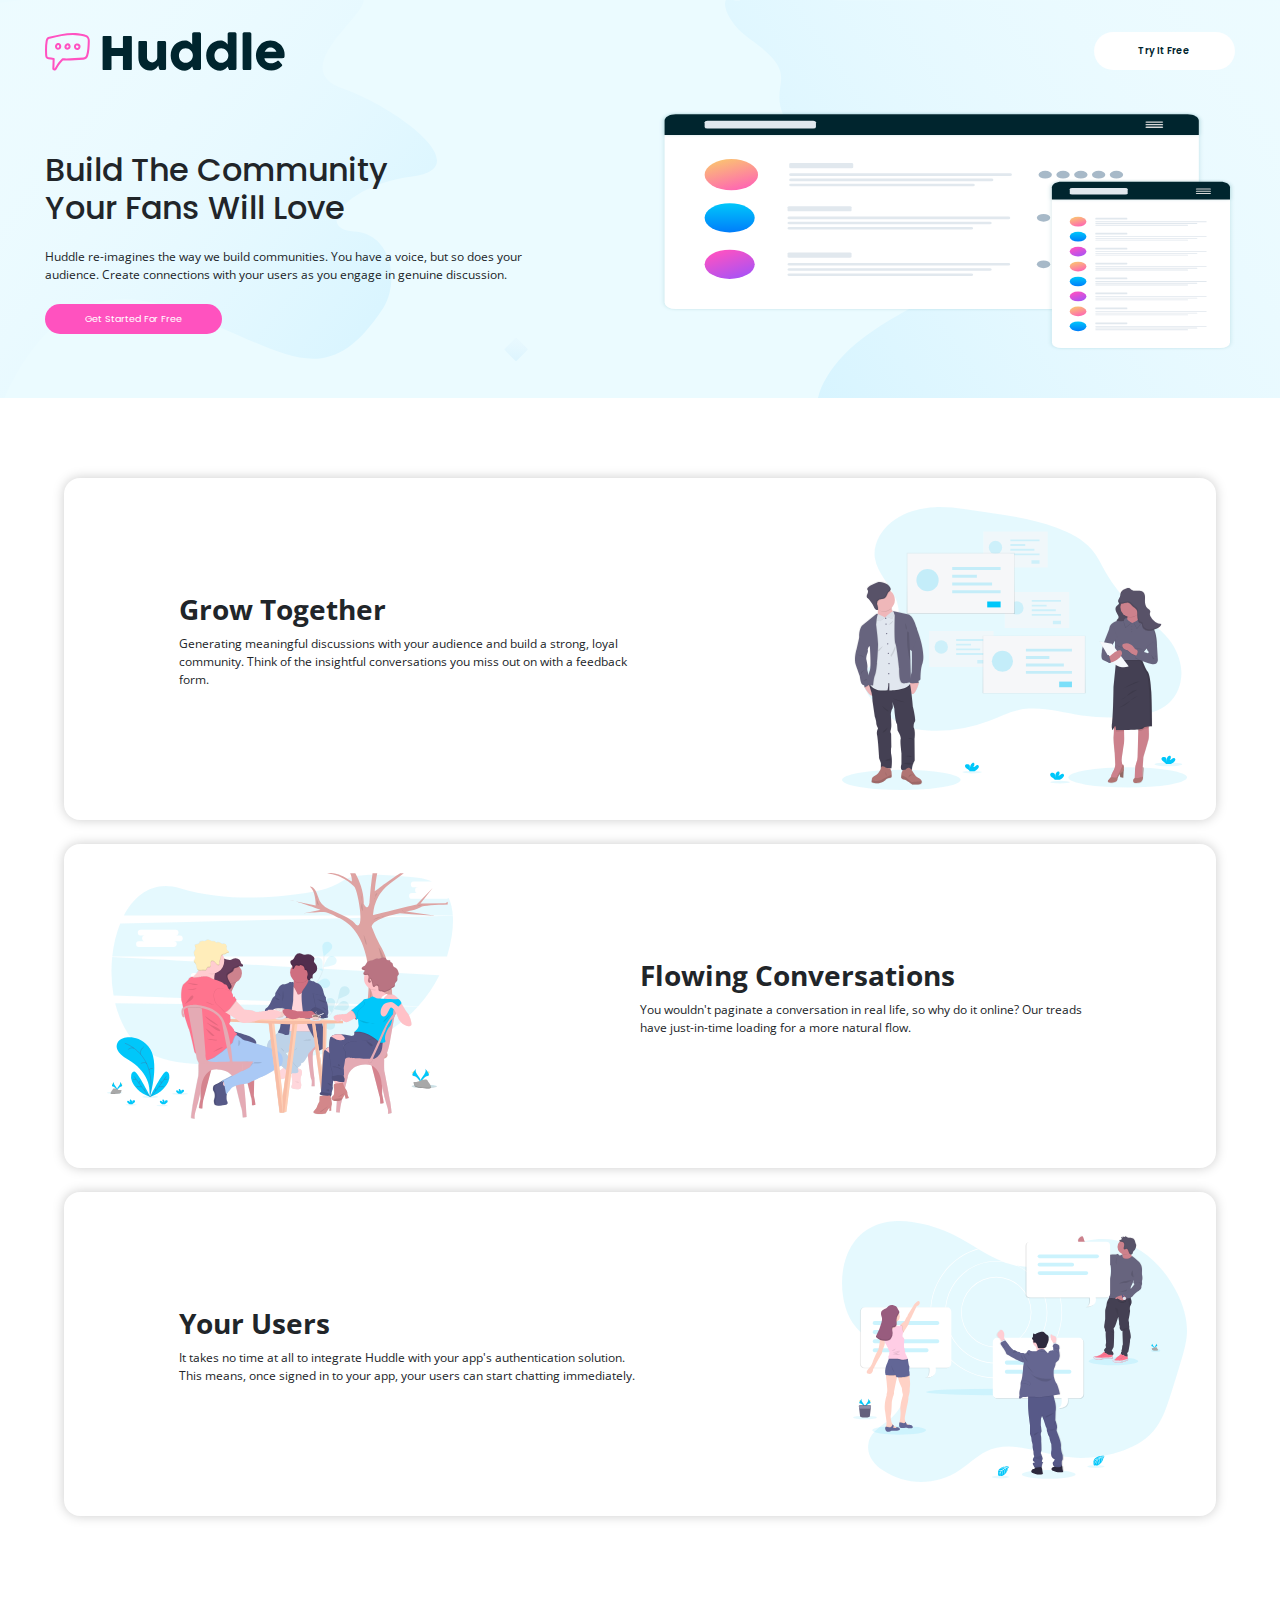
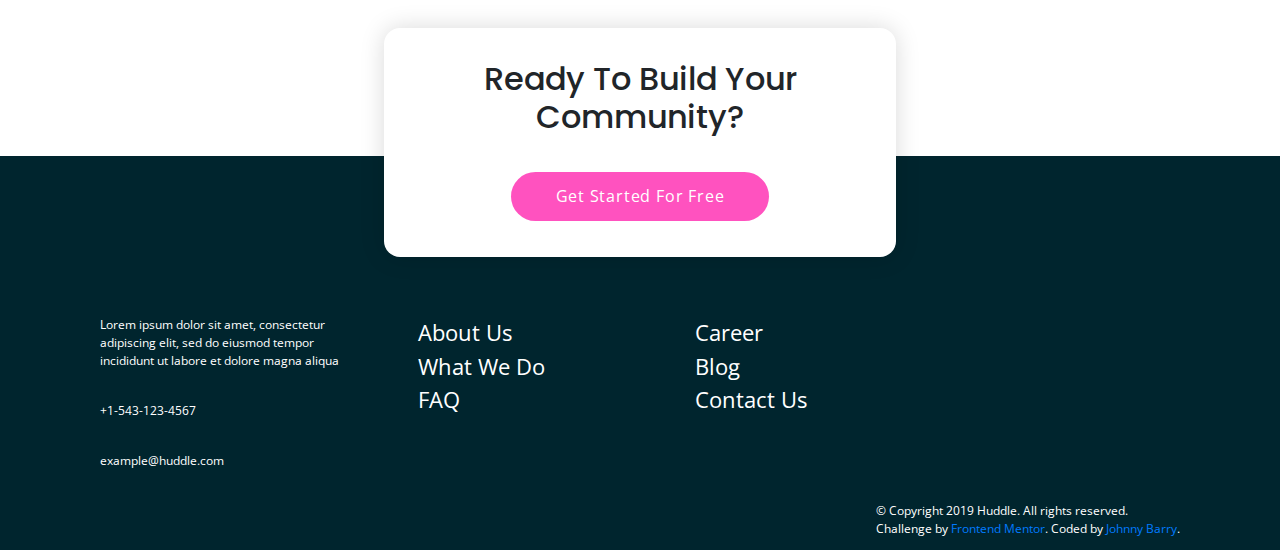
<file: index.html>
<!DOCTYPE html>
<html lang="en">

<head>
  <meta charset="UTF-8">
  <meta name="viewport" content="width=device-width, initial-scale=1.0">
  <!-- displays site properly based on user's device -->
  <link rel="icon" type="image/png" sizes="32x32" href="./images/favicon-32x32.png">
  <link rel="stylesheet" href="./css/style.css">
  <link rel="stylesheet" href="./css/position.css">
  <link href="https://fonts.googleapis.com/css?family=Open+Sans|Poppins" rel="stylesheet">
  <!--Font Awesome-->
  <link rel="stylesheet" href="https://use.fontawesome.com/releases/v5.7.2/css/all.css" integrity="sha384-fnmOCqbTlWIlj8LyTjo7mOUStjsKC4pOpQbqyi7RrhN7udi9RwhKkMHpvLbHG9Sr"
    crossorigin="anonymous">

  <!--Bootstrap CSS-->
  <link rel="stylesheet" href="https://stackpath.bootstrapcdn.com/bootstrap/4.3.1/css/bootstrap.min.css" integrity="sha384-ggOyR0iXCbMQv3Xipma34MD+dH/1fQ784/j6cY/iJTQUOhcWr7x9JvoRxT2MZw1T"
    crossorigin="anonymous">

  <title>JB Huddle</title>
</head>

<body>
  <header>

    <div class="clearfix">
      <img class="logo left" src="./images/logo.svg" alt="Logo picture">
      <a class="try_btn right" href="https://www.frontendmentor.io/challenges/huddle-landing-page-945317">Try It Free</a>
    </div>

    <div class="clearfix">
      <div class="clearfix header-info left">
        <h2>Build The Community</h2>
        <h2>Your Fans Will Love</h2>
        <p>Huddle re-imagines the way we build communities. You have a voice,
          but so does your audience. Create connections with your users as you engage in
          genuine discussion.
        </p>
        <a class="get-started left" href="https://www.frontendmentor.io/challenges/huddle-landing-page-945317">Get
          Started For Free</a>
      </div>
      <img class="illustration-mockup right" src="./images/illustration-mockups.svg" alt="Header mockup picture">
    </div>

  </header>

  <main>
    <div class="discussion-row clearfix">
      <img class="grow-together-img right" src="images/illustration-grow-together.svg" alt="web-code-image">
      <div class="discuss-text left clearfix">
        <h3>Grow Together</h3>
        <p>Generating meaningful discussions with your audience and build a strong, loyal community.
          Think of the insightful conversations you miss out on with a feedback form.</p>
      </div>
    </div>

    <div class="discussion-row clearfix">
      <img class="your-users-img left" src="images/illustration-flowing-conversation.svg" alt="flowing-conversation-image">
      <div class="discuss-text right clearfix">
        <h3>Flowing Conversations</h3>
        <p>You wouldn't paginate a conversation in real life, so why do it online?
          Our treads have just-in-time loading for a more natural flow.
        </p>
      </div>
    </div>

    <div class="discussion-row clearfix">
      <img class="your-users-img right" src="images/illustration-your-users.svg" alt="flowing-conversation-image">
      <div class="discuss-text left clearfix">
        <h3>Your Users</h3>
        <p>
          It takes no time at all to integrate Huddle with your app's authentication solution.
          This means, once signed in to your app, your users can start chatting immediately.
        </p>
      </div>
    </div>
    <section class="cta-section">
      <div class="cta-box">
        <h2 class="bottom-cta">Ready To Build Your Community?</h2>
        <a href="#" class="bottom-cta-button">Get Started For Free</a>
      </div>
    </section>
  </main>

  <section class="footer-section">
    <div class="row">
      <div class="col-lg-3">
        <p class="footer-text">
          <i class="fas fa-map-marker-alt"></i> Lorem ipsum dolor sit amet, consectetur adipiscing elit, sed do eiusmod
          tempor incididunt ut labore et dolore magna aliqua
        </p>
        <p class="footer-text">
          <i class="fas fa-phone"></i> +1-543-123-4567
        </p>
        <p class="footer-text">
          <i class="fas fa-envelope"></i> example@huddle.com
        </p>
      </div>
      <div class="col-lg-3">
        <ul class="footer-nav">
          <li><a href="#" class="footer-nav-item">About Us</a></li>
          <li><a href="#" class="footer-nav-item">What We Do</a></li>
          <li><a href="#" class="footer-nav-item">FAQ</a></li>
        </ul>
      </div>
      <div class="col-lg-3">
        <ul class="footer-nav">
          <li><a href="#" class="footer-nav-item">Career</a></li>
          <li><a href="#" class="footer-nav-item">Blog</a></li>
          <li><a href="#" class="footer-nav-item">Contact Us</a></li>
        </ul>
      </div>
      <div class="col-lg-3 footer-social-icons">
        <a href="#" class="social-link"><i class="fab fa-facebook"></i></a> <a href="#" class="social-link"><i class="fab fa-twitter"></i></a>
        <a href="#" class="social-link"><i class="fab fa-linkedin"></i></a>
      </div>
    </div>
    <div class="copyright-text attribution">
      <p>&copy; Copyright 2019 Huddle. All rights reserved. <br />
        Challenge by <a href="https://www.frontendmentor.io?ref=challenge" target="_blank">Frontend Mentor</a>.
        Coded by <a href="https://github.com/JohnnyBarry/huddle">Johnny Barry</a>.
      </p>
    </div>
  </section>
  <!--Bootstrap Script-->
  <script src="https://code.jquery.com/jquery-3.3.1.slim.min.js" integrity="sha384-q8i/X+965DzO0rT7abK41JStQIAqVgRVzpbzo5smXKp4YfRvH+8abtTE1Pi6jizo"
    crossorigin="anonymous"></script>
  <script src="https://cdnjs.cloudflare.com/ajax/libs/popper.js/1.14.7/umd/popper.min.js" integrity="sha384-UO2eT0CpHqdSJQ6hJty5KVphtPhzWj9WO1clHTMGa3JDZwrnQq4sF86dIHNDz0W1"
    crossorigin="anonymous"></script>
  <script src="https://stackpath.bootstrapcdn.com/bootstrap/4.3.1/js/bootstrap.min.js" integrity="sha384-JjSmVgyd0p3pXB1rRibZUAYoIIy6OrQ6VrjIEaFf/nJGzIxFDsf4x0xIM+B07jRM"
    crossorigin="anonymous"></script>

</body>

</html>
</file>
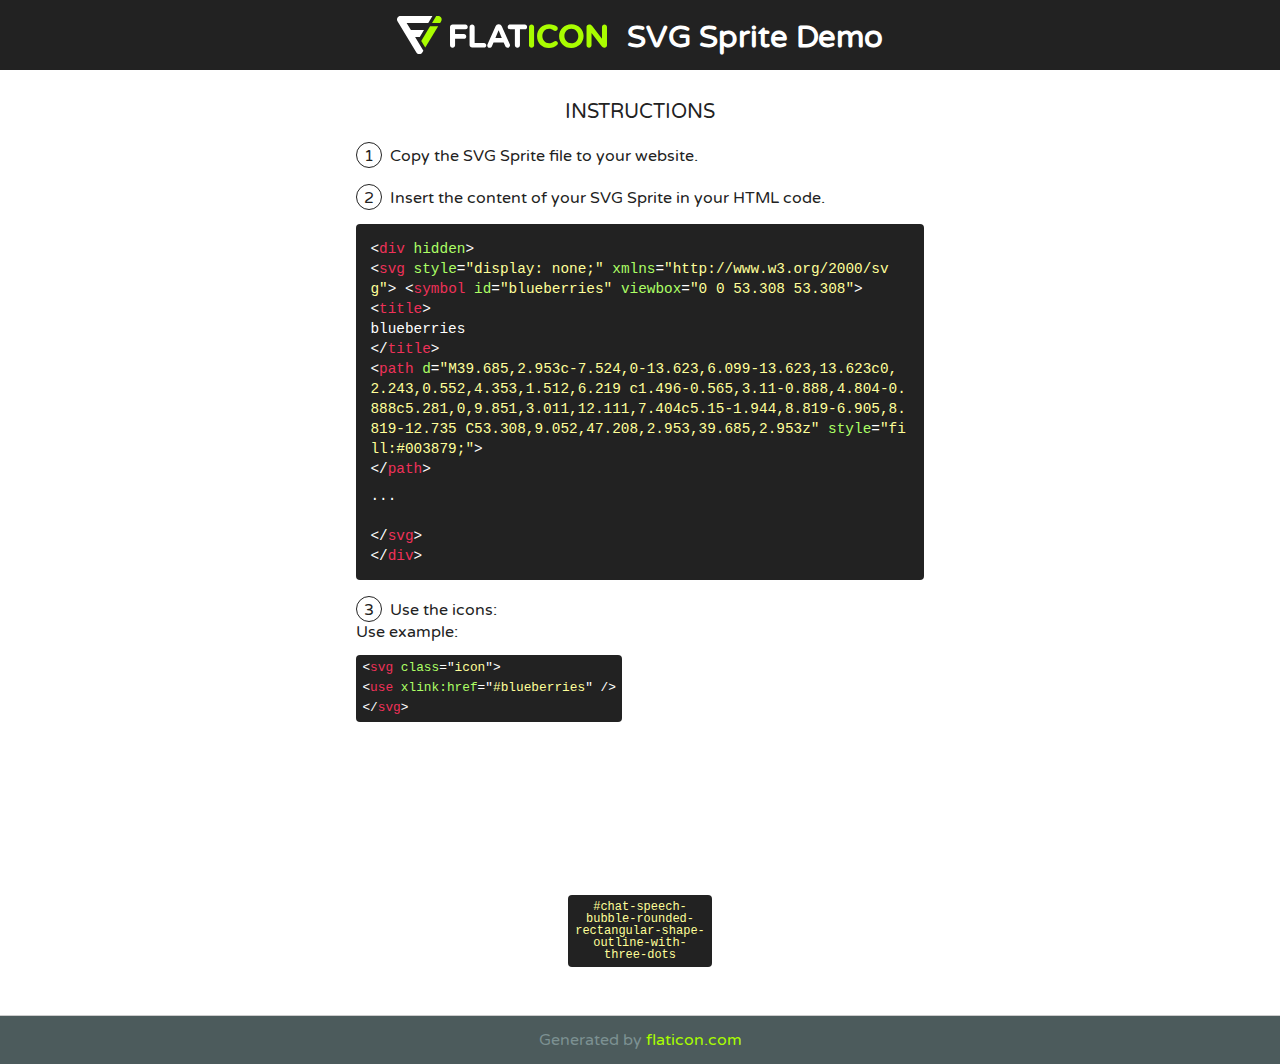
<file: my-icons-collection/My icons collection-SVG-Sprites-Demo.html>
<!DOCTYPE html>
<!--
Flaticon SVG Sprite: My icons collectionCreation date: 11/02/2019 22:16-->
<html>
<!DOCTYPE html>
<html>
<head>
    <title>Flaticon SVG Sprite</title>
    <link href="http://fonts.googleapis.com/css?family=Varela+Round" rel="stylesheet" type="text/css"/>
    <meta charset="UTF-8">
    <style>
        html, body, div, span, applet, object, iframe,
        h1, h2, h3, h4, h5, h6, p, blockquote, pre,
        a, abbr, acronym, address, big, cite, code,
        del, dfn, em, img, ins, kbd, q, s, samp,
        small, strike, strong, sub, sup, tt, var,
        b, u, i, center,
        dl, dt, dd, ol, ul, li,
        fieldset, form, label, legend,
        table, caption, tbody, tfoot, thead, tr, th, td,
        article, aside, canvas, details, embed,
        figure, figcaption, footer, header, hgroup,
        menu, nav, output, ruby, section, summary,
        time, mark, audio, video {
            margin: 0;
            padding: 0;
            border: 0;
            font-size: 100%;
            font: inherit;
            vertical-align: baseline;
        }
        /* HTML5 display-role reset for older browsers */
        article, aside, details, figcaption, figure,
        footer, header, hgroup, menu, nav, section {
            display: block;
        }
        body {
            line-height: 1;
        }
        ol, ul {
            list-style: none;
        }
        blockquote, q {
            quotes: none;
        }
        blockquote:before, blockquote:after,
        q:before, q:after {
            content: '';
            content: none;
        }
        table {
            border-collapse: collapse;
            border-spacing: 0;
        }
        body {
            font-family: 'Varela Round', Helvetica, Arial, sans-serif;
            font-size: 16px;
            color: #222;
        }
        a {
            color: #333;
            border-bottom: 1px solid #a9fd00;
            font-weight: bold;
            text-decoration: none;
        }
        * {
            -moz-box-sizing: border-box;
            -webkit-box-sizing: border-box;
            box-sizing: border-box;
            margin: 0;
            padding: 0;
        }
        .glyph svg.icon {
            width: 90px;
            height: 90px
        }
        .wrapper {
            max-width: 600px;
            margin: auto;
            padding: 0 1em;
        }
        .title {
            font-size: 1.25em;
            text-align: center;
            margin-bottom: 1em;
            text-transform: uppercase;
        }
        header {
            text-align: center;
            background-color: #222;
            color: #fff;
            padding: 1em;
        }
        header .logo {
            width: 210px;
            height: 38px;
            display: inline-block;
            vertical-align: middle;
            margin-right: 1em;
            border: none;
        }
        header strong {
            font-size: 1.95em;
            font-weight: bold;
            vertical-align: middle;
            margin-top: 5px;
            display: inline-block;
        }
        .demo {
            margin: 2em auto;
            line-height: 1.25em;
        }
        .demo ul li {
            margin-bottom: 1em;
        }
        .demo ul li .num {
            color: #222;
            border-radius: 20px;
            display: inline-block;
            width: 26px;
            padding: 3px;
            height: 26px;
            text-align: center;
            margin-right: 0.5em;
            border: 1px solid #222;
        }
        .demo ul li code {
            background-color: #222;
            border-radius: 4px;
            padding: 0.25em 0.5em;
            display: inline-block;
            color: #fff;
            font-family: Consolas,Monaco,Lucida Console,Liberation Mono,DejaVu Sans Mono,Bitstream Vera Sans Mono,Courier New, monospace;
            font-weight: lighter;
            margin-top: 1em;
            font-size: 0.8em;
            word-break: break-all;
        }
        .demo ul li code.big {
            padding: 1em;
            font-size: 0.9em;
        }
        .demo ul li code .red {
            color: #EF3159;
        }
        .demo ul li code .green {
            color: #ACFF65;
        }
        .demo ul li code .yellow {
            color: #FFFF99;
        }
        .demo ul li code .blue {
            color: #99D3FF;
        }
        .demo ul li code .purple {
            color: #A295FF;
        }
        .demo ul li code .dots {
            margin-top: 0.5em;
            display: block;
        }
        #glyphs {
            border-bottom: 1px solid #ccc;
            padding: 2em 0;
            text-align: center;
        }
        .glyph {
            display: inline-block;
            width: 9em;
            margin: 1em;
            text-align: center;
            vertical-align: top;
            background: #FFF;
        }
        .glyph .glyph-icon {
            padding: 10px;
            display: block;
            font-family:"Flaticon";
            font-size: 64px;
            line-height: 1;
        }
        .glyph .glyph-icon:before {
            font-size: 64px;
            color: #222;
            margin-left: 0;
        }
        .class-name {
            font-size: 0.75em;
            background-color: #222;
            color: #fff;
            border-radius: 4px;
            padding: 0.5em;
            color: #FFFF99;
            font-family: Consolas,Monaco,Lucida Console,Liberation Mono,DejaVu Sans Mono,Bitstream Vera Sans Mono,Courier New, monospace;
        }
        .author-name {
            font-size: 0.6em;
            background-color: #fcfcfd;
            border: 1px solid #DEDEE4;
            border-top: 0;
            border-radius: 0 0 4px 4px;
            padding: 0.5em;
        }
        .attribution .title {
            margin-top: 2em;
        }
        .attribution textarea {
            background-color: #fcfcfd;
            padding: 1em;
            border: none;
            box-shadow: none;
            border: 1px solid #DEDEE4;
            border-radius: 4px;
            resize: none;
            width: 100%;
            height: 150px;
            font-size: 0.8em;
            font-family: Consolas,Monaco,Lucida Console,Liberation Mono,DejaVu Sans Mono,Bitstream Vera Sans Mono,Courier New, monospace;
            -webkit-appearance: none;
        }
        .iconsuse {
            margin: 2em auto;
            text-align: center;
            max-width: 1200px;
        }
        .iconsuse:after {
            content: '';
            display: table;
            clear: both;
        }
        .iconsuse .image {
            float: left;
            width: 25%;
            padding: 0 1em;
        }
        .iconsuse .image p {
            margin-bottom: 1em;
        }
        .iconsuse .image span {
            display: block;
            font-size: 0.65em;
            background-color: #222;
            color: #fff;
            border-radius: 4px;
            padding: 0.5em;
            color: #FFFF99;
            margin-top: 1em;
            font-family: Consolas,Monaco,Lucida Console,Liberation Mono,DejaVu Sans Mono,Bitstream Vera Sans Mono,Courier New, monospace;
        }
        #footer {
            text-align: center;
            background-color: #4C5B5C;
            color: #7c9192;
            padding: 1em;
        }
        #footer a {
            border: none;
            color: #a9fd00;
            font-weight: normal;
        }
        @media (max-width: 960px) {
            .iconsuse .image {
                width: 50%;
            }
        }
        @media (max-width: 560px) {
            .iconsuse .image {
                width: 100%;
            }
        }
    </style>
</head>
<body class="characters-off">
    <div hidden>
        <svg xmlns="http://www.w3.org/2000/svg" style="display: none;"><symbol id="chat-speech-bubble-rounded-rectangular-shape-outline-with-three-dots" viewBox="0 0 612 612"><title>chat-speech-bubble-rounded-rectangular-shape-outline-with-three-dots</title><path d="M178.133,193.552c-24.422,0-44.292,19.849-44.292,44.246c0,24.397,19.87,44.25,44.292,44.25 c24.393,0,44.238-19.853,44.238-44.25C222.371,213.4,202.531,193.552,178.133,193.552z M178.133,265.507 c-15.3,0-27.751-12.43-27.751-27.709c0-15.275,12.451-27.705,27.751-27.705c15.271,0,27.697,12.43,27.697,27.705 C205.831,253.081,193.404,265.507,178.133,265.507z" data-original="#000000" class="active-path" style="fill:#FFFFFF" data-old_color="#FFFFF0"/><path d="M426.01,193.552c-24.405,0-44.263,19.849-44.263,44.246c0,24.397,19.857,44.25,44.263,44.25 c24.394,0,44.238-19.853,44.238-44.25C470.248,213.4,450.407,193.552,426.01,193.552z M426.01,265.507 c-15.283,0-27.722-12.43-27.722-27.709c0-15.275,12.438-27.705,27.722-27.705c15.271,0,27.697,12.43,27.697,27.705 C453.711,253.081,441.285,265.507,426.01,265.507z" data-original="#000000" class="active-path" style="fill:#FFFFFF" data-old_color="#FFFFF0"/><path d="M302.067,193.552c-24.397,0-44.25,19.849-44.25,44.246c0,24.397,19.853,44.25,44.25,44.25 c24.41,0,44.271-19.853,44.271-44.25C346.338,213.4,326.478,193.552,302.067,193.552z M302.067,265.507 c-15.279,0-27.709-12.43-27.709-27.709c0-15.275,12.43-27.705,27.709-27.705c15.288,0,27.73,12.43,27.73,27.705 C329.798,253.081,317.355,265.507,302.067,265.507z" data-original="#000000" class="active-path" style="fill:#FFFFFF" data-old_color="#FFFFF0"/><path d="M503.155,25.735H108.886C54.956,25.735,0,80.514,0,134.448v197.15c0,51.148,49.622,101.395,99.243,106.406v139.99 c0,3.346,2.7,6.359,5.789,7.643c1.026,0.426,2.444,0.627,3.511,0.627c2.155,0,4.437-0.422,6.021-2.004l145.602-145.012h242.989 c53.909,0,108.845-53.744,108.845-107.65v-197.15C612,80.514,557.064,25.735,503.155,25.735z M595.459,331.599 c0,44.713-47.587,91.109-92.304,91.109H256.742c-2.191,0-4.983,0.455-6.533,2.006l-134.425,133.32V430.144 c0-4.564-4.027-8.271-8.597-8.271c-44.738,0-90.646-45.561-90.646-90.273v-197.15c0-44.738,47.608-92.172,92.346-92.172h394.269 c44.717,0,92.304,47.434,92.304,92.172V331.599z" data-original="#000000" class="active-path" style="fill:#FFFFFF" data-old_color="#FFFFF0"/></symbol></svg>    </div>
    <header>
        <a href="https://www.flaticon.com/" target="_blank" class="logo">
            <svg version="1.1" xmlns="http://www.w3.org/2000/svg" xmlns:xlink="http://www.w3.org/1999/xlink" xmlns:a="http://ns.adobe.com/AdobeSVGViewerExtensions/3.0/" viewBox="0 0 560.875 102.036" enable-background="new 0 0 560.875 102.036" xml:space="preserve">
                <defs>
                </defs>
                <g>
                    <g class="letters">
                        <path fill="#ffffff" d="M141.596,29.675c0-3.777,2.985-6.767,6.764-6.767h34.438c3.426,0,6.15,2.728,6.15,6.15
                        c0,3.43-2.724,6.149-6.15,6.149h-27.674v13.091h23.719c3.429,0,6.151,2.724,6.151,6.15c0,3.43-2.723,6.149-6.151,6.149h-23.719
                        v17.574c0,3.773-2.986,6.761-6.764,6.761c-3.779,0-6.764-2.989-6.764-6.761V29.675z"></path>
                        <path fill="#ffffff" d="M193.844,29.149c0-3.781,2.985-6.767,6.764-6.767c3.776,0,6.763,2.985,6.763,6.767v42.957h25.039
                        c3.426,0,6.149,2.726,6.149,6.153c0,3.425-2.723,6.15-6.149,6.15h-31.802c-3.779,0-6.764-2.986-6.764-6.768V29.149z"></path>
                        <path fill="#ffffff" d="M241.891,75.71l21.438-48.407c1.492-3.341,4.215-5.357,7.906-5.357h0.792
                        c3.686,0,6.323,2.017,7.815,5.357l21.439,48.407c0.436,0.967,0.701,1.845,0.701,2.723c0,3.602-2.809,6.501-6.414,6.501
                        c-3.161,0-5.269-1.845-6.499-4.655l-4.132-9.661h-27.059l-4.301,10.102c-1.144,2.631-3.426,4.214-6.237,4.214
                        c-3.517,0-6.24-2.81-6.24-6.325C241.1,77.64,241.451,76.677,241.891,75.71z M279.932,58.666l-8.521-20.297l-8.526,20.297H279.932
                        z"></path>
                        <path fill="#ffffff" d="M314.864,35.387H301.86c-3.429,0-6.239-2.813-6.239-6.238c0-3.429,2.811-6.24,6.239-6.24h39.533
                        c3.426,0,6.237,2.811,6.237,6.24c0,3.425-2.811,6.238-6.237,6.238h-13.001v42.785c0,3.773-2.99,6.761-6.764,6.761
                        c-3.779,0-6.764-2.989-6.764-6.761V35.387z"></path>
                        <path fill="#A9FD00" d="M352.615,29.149c0-3.781,2.985-6.767,6.767-6.767c3.774,0,6.761,2.985,6.761,6.767v49.024
                        c0,3.773-2.987,6.761-6.761,6.761c-3.781,0-6.767-2.989-6.767-6.761V29.149z"></path>
                        <path fill="#A9FD00" d="M374.132,53.836v-0.179c0-17.481,13.178-31.801,32.065-31.801c9.22,0,15.459,2.458,20.557,6.238
                        c1.402,1.054,2.637,2.985,2.637,5.357c0,3.692-2.985,6.59-6.681,6.59c-1.845,0-3.071-0.702-4.044-1.319
                        c-3.776-2.813-7.729-4.393-12.562-4.393c-10.364,0-17.831,8.611-17.831,19.154v0.173c0,10.542,7.291,19.329,17.831,19.329
                        c5.715,0,9.492-1.756,13.359-4.834c1.049-0.874,2.458-1.491,4.039-1.491c3.429,0,6.325,2.813,6.325,6.236
                        c0,2.106-1.056,3.78-2.282,4.834c-5.539,4.834-12.036,7.733-21.878,7.733C387.572,85.464,374.132,71.493,374.132,53.836z"></path>
                        <path fill="#A9FD00" d="M433.009,53.836v-0.179c0-17.481,13.79-31.801,32.766-31.801c18.981,0,32.592,14.143,32.592,31.628v0.173
                        c0,17.483-13.785,31.807-32.769,31.807C446.625,85.464,433.009,71.32,433.009,53.836z M484.224,53.836v-0.179
                        c0-10.539-7.725-19.326-18.626-19.326c-10.893,0-18.449,8.611-18.449,19.154v0.173c0,10.542,7.73,19.329,18.626,19.329
                        C476.676,72.986,484.224,64.378,484.224,53.836z"></path>
                        <path fill="#A9FD00" d="M506.233,29.321c0-3.774,2.99-6.763,6.767-6.763h1.401c3.252,0,5.183,1.583,7.029,3.953l26.093,34.265
                        V29.059c0-3.692,2.99-6.677,6.681-6.677c3.683,0,6.671,2.985,6.671,6.677v48.934c0,3.78-2.987,6.765-6.764,6.765h-0.436
                        c-3.257,0-5.188-1.581-7.034-3.953l-27.056-35.492v32.944c0,3.687-2.985,6.676-6.678,6.676c-3.683,0-6.673-2.989-6.673-6.676
                        V29.321z"></path>
                    </g>
                    <g class="insignia">
                        <path fill="#ffffff" d="M48.372,56.137h12.517l11.156-18.537H37.186L25.688,18.539h57.825L94.668,0H9.271
                        C5.925,0,2.842,1.801,1.198,4.716c-1.644,2.907-1.593,6.482,0.134,9.343l50.38,83.501c1.678,2.781,4.689,4.476,7.938,4.476
                        c3.246,0,6.257-1.695,7.935-4.476l2.898-4.804L48.372,56.137z"></path>
                        <g class="i">
                            <path fill="#A9FD00" d="M93.575,18.539h0.031v0.004l21.652,0.004l2.705-4.488c1.727-2.861,1.778-6.436,0.133-9.343
                            C116.454,1.801,113.371,0,110.026,0h-5.294L93.575,18.539z"></path>
                            <polygon fill="#A9FD00" points="88.291,27.356 64.725,66.486 75.519,84.404 109.942,27.356"></polygon>
                        </g>
                    </g>
                </g>
            </svg>
        </a>
        <strong>SVG Sprite Demo</strong>
    </header>
    <section class="demo wrapper">
        <p class="title">Instructions</p>
        <ul>
            <li>
                <span class="num">1</span>Copy the SVG Sprite file to your website.
            </li>
            <li>
                <span class="num">2</span>Insert the content of your SVG Sprite in your HTML code.
                <code class="big">
                    &lt;<span class="red">div</span> <span class="green">hidden</span>&gt;<br>
                    &lt;<span class="red">svg</span> <span class="green">style</span>=<span class="yellow">"display: none;"</span> <span class="green">xmlns</span>=<span class="yellow">"http://www.w3.org/2000/svg"</span>>
                    &lt;<span class="red">symbol</span> <span class="green">id</span>=<span class="yellow">"blueberries"</span> <span class="green">viewbox</span>=<span class="yellow">"0 0 53.308 53.308"</span>><br>
                    &lt;<span class="red">title</span>><br>
                    blueberries<br>
                    &lt;/<span class="red">title</span>><br>
                    &lt;<span class="red">path</span> <span class="green">d</span>=<span class="yellow">"M39.685,2.953c-7.524,0-13.623,6.099-13.623,13.623c0,2.243,0.552,4.353,1.512,6.219   c1.496-0.565,3.11-0.888,4.804-0.888c5.281,0,9.851,3.011,12.111,7.404c5.15-1.944,8.819-6.905,8.819-12.735   C53.308,9.052,47.208,2.953,39.685,2.953z"</span> <span class="green">style</span>=<span class="yellow">"fill:#003879;"</span>><br>
                    &lt;/<span class="red">path</span>>
                    <br/><span class="dots">...</span>
                    <br/>&lt;/<span class="red">svg</span>&gt;
                    <br/>&lt;/<span class="red">div</span>&gt;
                </code>
            </li>
            <li>
                <p>
                    <span class="num">3</span>Use the icons:
                    <br />
                    Use example:<br>
                    <code>
                        &lt;<span class="red">svg</span> <span class="green">class</span>=&quot;<span class="yellow">icon</span>&quot;&gt;<br>
                        &lt;<span class="red">use</span> <span class="green">xlink:href</span>=&quot;<span class="yellow">#blueberries</span>&quot; /&gt;<br>
                        &lt;/<span class="red">svg</span>&gt;
                    </code>
                </li>
            </ul>
        </section>
        <section id="glyphs">
                            <div class="glyph">
                    <svg class="icon">
                      <use xlink:href="#chat-speech-bubble-rounded-rectangular-shape-outline-with-three-dots"></use>
                  </svg>
                  <div class="class-name">#chat-speech-bubble-rounded-rectangular-shape-outline-with-three-dots</div>
              </div>
                      </section>
      <div id="footer">
        <div>Generated by <a href="https://www.flaticon.com/">flaticon.com</a>
        </div>
    </div>
</body>
</html>
</file>
<file: css/style.css>
body {
  margin: 0 auto;
  text-align: center;
  font-family: 'Merriweather', serif;
}

header {
  font-family: 'Poppins', sans-serif;
  background-image: url(../images/bg-hero-desktop.svg);
  background-color: hsl(193, 100%, 96%);
  margin-bottom: 5rem;
}

h1,
h2,
h3,
h4,
h5 {
  font-family: 'Poppins', sans-serif;
  font-weight: 600;
}

main {
  font-family: 'Open Sans', sans-serif;
  margin-bottom: 15rem;
}

.logo {
  float: left;
  margin: 2rem 0 1rem 2.8rem;
}

.illustration-mockup {
  margin: 1.5rem 2.8rem 2.8rem 1.31rem;
  width: 45%;
  height: 15rem;
}

.header-info {
  width: 40%;
  text-align: left;
  margin: 4rem 1.31rem 4rem 2.8rem;
}

.header-info h2 {
  margin: 0;
}

p {
  font-family: 'Open Sans', sans-serif;
  font-weight: 400;
  font-size: .75rem;
}

.header-info p {
  margin: 1.25rem 0;
}

.try_btn {
  margin: 2rem 2.8rem 1rem 0;
  background: #ffffff;
  background-image: -webkit-linear-gradient(top, #ffffff, #ffffff);
  background-image: -moz-linear-gradient(top, #ffffff, #ffffff);
  background-image: -ms-linear-gradient(top, #ffffff, #ffffff);
  background-image: -o-linear-gradient(top, #ffffff, #ffffff);
  background-image: linear-gradient(to bottom, #ffffff, #ffffff);
  -webkit-border-radius: 28;
  -moz-border-radius: 28;
  border-radius: 28px;
  font-family: 'Poppins', sans-serif;
  color: #00252E;
  font-size: .6rem;
  font-weight: 600;
  padding: .75rem 2.8rem;
  text-decoration: none;
}

.try_btn:hover {
  background: #D6D6D6;
  background-image: -webkit-linear-gradient(top, #D6D6D6, #f4f3f3);
  background-image: -moz-linear-gradient(top, #D6D6D6, #f4f3f3);
  background-image: -ms-linear-gradient(top, #D6D6D6, #f4f3f3);
  background-image: -o-linear-gradient(top, #D6D6D6, #f4f3f3);
  background-image: linear-gradient(to bottom, #D6D6D6, #f4f3f3);
  text-decoration: none;
}

.get-started {
  -webkit-border-radius: 28;
  -moz-border-radius: 28;
  border-radius: 28px;
  font-family: 'Poppins', sans-serif;
  color: #ffffff;
  font-size: .6rem;
  background: hsl(322, 100%, 66%);
  padding: 0.5rem 2.5rem;
  text-decoration: none;
}

.get-started:hover {
  background: hsl(322, 100%, 66%);
  background-image: -webkit-linear-gradient(top, #CE409A, #e6a6d0);
  background-image: -moz-linear-gradient(top, #CE409A, #e6a6d0);
  background-image: -ms-linear-gradient(top, #CE409A, #e6a6d0);
  background-image: -o-linear-gradient(top, #CE409A, #e6a6d0);
  background-image: linear-gradient(to bottom, #CE409A, #e6a6d0);
  text-decoration: none;
}

.discussion-row {
  width: 90%;
  text-align: left;
  margin: 1.5rem auto;
  border-radius: 1rem;
  box-shadow: 0 0 0.75rem #ccc;
}

.grow-together-img,
.your-users-img {
  width: 30%;
  margin: 2.5% 2.5% 2.5% 3.75%;
}

.flow-converse-img {
  width: 30%;
  margin: 2.5% 2.5% 2.5% 3.75%;
}

.discuss-text {
  width: 40%;
  margin: 10% 10% 10% 10%;
}

.discuss-text h3 {
  font-family: 'Open Sans', sans-serif;
  font-weight: 700;
}

footer {
  background-color: hsl(192, 100%, 9%);
  color: white;
}

.chat-logo {
  width: 1.5em;
  height: 1.5em;
}

.bottom-cta {
  margin-bottom: 3rem;
}

.bottom-cta-button:link,
.bottom-cta-button:visited,
.bottom-cta-button:hover {
  text-decoration: none;
  color: white;
  background-color: hsl(322, 100%, 66%);
  border-radius: 10rem;
  padding: 3% 10%;
  letter-spacing: 0.05rem;
}

.cta-section {
  position: relative;
  margin-top: 7rem;
}

.cta-box {
  text-align: center;
  background-color: white;
  width: 40%;
  margin: auto;
  border-radius: 1rem;
  box-shadow: 0 0 1.5rem rgba(0, 0, 0, 0.15);
  padding: 2rem 2rem 3rem;
  position: absolute;
  left: 30%;
  z-index: 1;
}

.footer-section {
  background-color: hsl(192, 100%, 9%);
  color: white;
  font-family: "Open Sans", sans-serif;
  font-size: 1.4rem;
  padding: 10rem 6.25rem 3rem 6.25rem;
  position: relative;
}

.footer-nav {
  list-style: none;
}

.footer-nav-item:link,
.footer-nav-item:hover,
.footer-nav-item:visited {
  color: white;
  text-decoration: none;
}

.footer-nav-item {
  margin-bottom: 2rem;
}

.footer-text {
  margin-bottom: 2rem;
}

.social-link:link,
.social-link:hover,
.social-link:visited {
  text-decoration: none;
  color: white;
}

.social-link {
  margin-right: 1.5rem;
}

.copyright-text {
  float: right;
}
</file>
<file: css/position.css>
.left {
  float: left;
}

.right {
  float: right;
}

.relative {
  position: relative;
}

.clearfix::before,
.clearfix::after {
  content: "";
  display: block;
}

.clearfix::after {
  clear: both;
}
</file>
